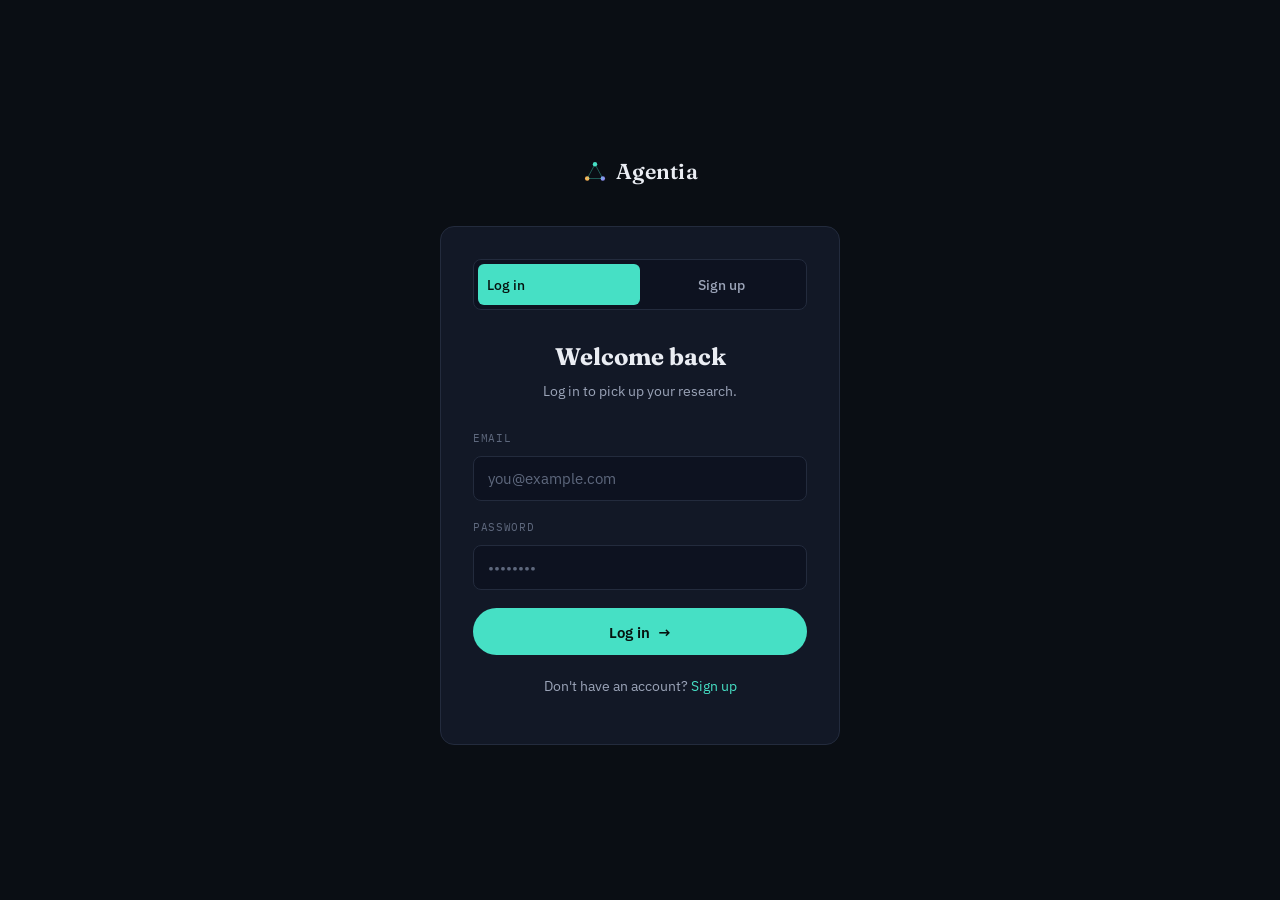
<file: agentia-site/agentia-site/login.html>
<!DOCTYPE html>
<html lang="en">
<head>
<meta charset="UTF-8">
<meta name="viewport" content="width=device-width, initial-scale=1.0">
<title>Log in — Agentia</title>
<meta name="description" content="Log in to Agentia to run and revisit your research.">

<link rel="preconnect" href="https://fonts.googleapis.com">
<link rel="preconnect" href="https://fonts.gstatic.com" crossorigin>
<link href="https://fonts.googleapis.com/css2?family=Fraunces:opsz,wght@9..144,400;9..144,500;9..144,600;9..144,700&family=IBM+Plex+Sans:wght@400;500;600;700&family=IBM+Plex+Mono:wght@400;500;600&display=swap" rel="stylesheet">

<link rel="stylesheet" href="style.css">
<link rel="stylesheet" href="css/app.css">
<script src="js/config.js"></script>
<script src="js/guest-guard.js"></script>
</head>
<body>

<div class="auth-wrap">
  <div class="auth-box">
    <a href="index.html" class="auth-brand">
      <span class="brand-mark" aria-hidden="true">
        <svg viewBox="0 0 40 40" width="26" height="26">
          <circle cx="20" cy="8" r="3.4" class="node-a"/>
          <circle cx="8" cy="30" r="3.4" class="node-b"/>
          <circle cx="32" cy="30" r="3.4" class="node-c"/>
          <path d="M20 8 L8 30 L32 30 Z" fill="none" stroke="currentColor" stroke-width="1.1" opacity="0.5"/>
        </svg>
      </span>
      <span class="brand-word">Agentia</span>
    </a>

    <div class="auth-card">
      <div class="auth-tabs">
        <span class="auth-tab is-active">Log in</span>
        <a href="signup.html" class="auth-tab" style="display:flex;align-items:center;justify-content:center;">Sign up</a>
      </div>

      <h1 class="auth-title">Welcome back</h1>
      <p class="auth-sub">Log in to pick up your research.</p>

      <div class="form-error" id="login-error"></div>

      <form id="login-form">
        <div class="field">
          <label for="email">Email</label>
          <input id="email" name="email" type="email" autocomplete="email" required placeholder="you@example.com">
        </div>
        <div class="field">
          <label for="password">Password</label>
          <input id="password" name="password" type="password" autocomplete="current-password" required placeholder="••••••••">
        </div>
        <button type="submit" class="btn btn-solid btn-lg btn-full" id="login-btn">Log in &nbsp;→</button>
      </form>

      <p class="auth-switch">Don't have an account? <a href="signup.html">Sign up</a></p>
    </div>
  </div>
</div>

<script src="js/api.js"></script>
<script src="js/page-login.js"></script>
</body>
</html>
</file>
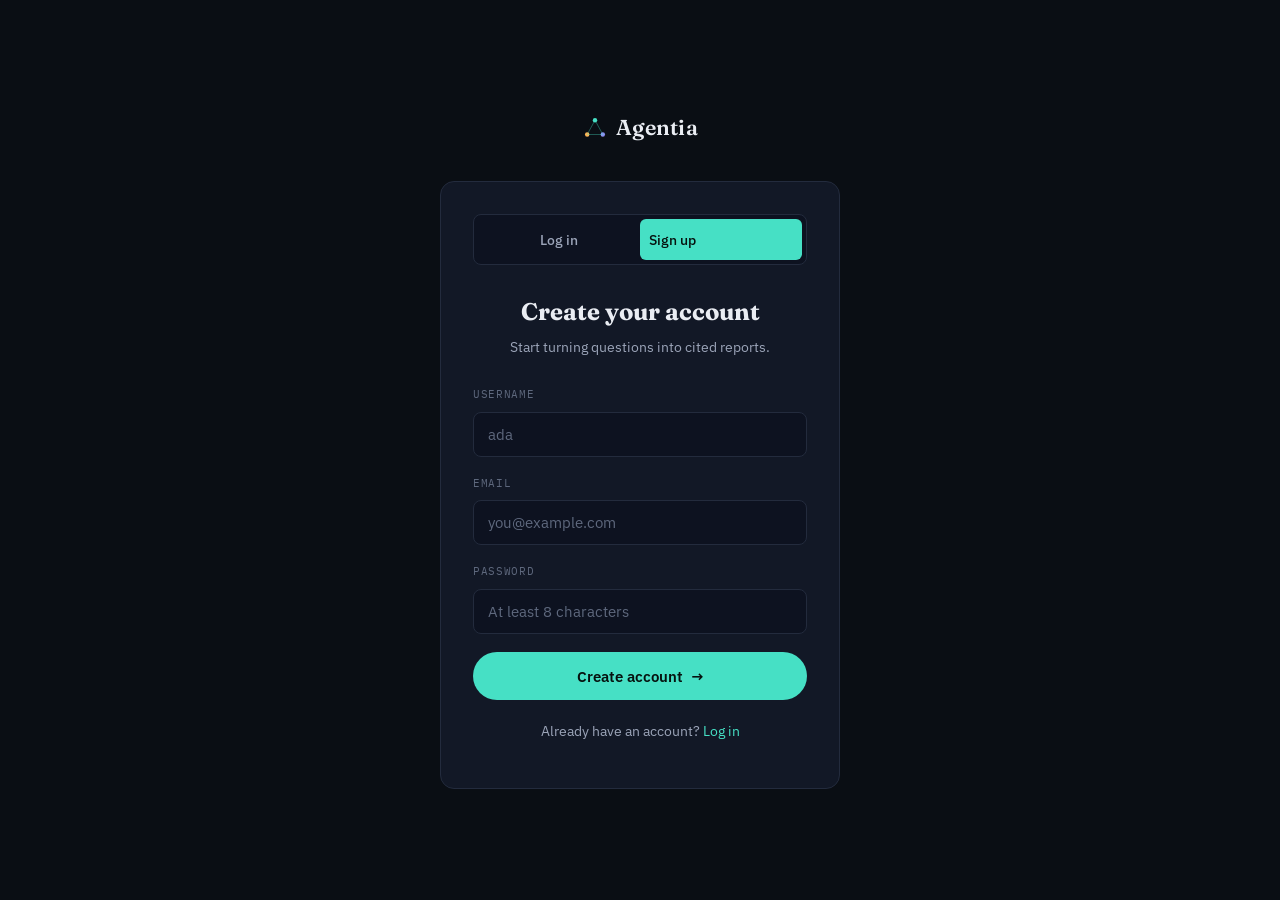
<file: agentia-site/agentia-site/signup.html>
<!DOCTYPE html>
<html lang="en">
<head>
<meta charset="UTF-8">
<meta name="viewport" content="width=device-width, initial-scale=1.0">
<title>Sign up — Agentia</title>
<meta name="description" content="Create an Agentia account and start turning questions into cited reports.">

<link rel="preconnect" href="https://fonts.googleapis.com">
<link rel="preconnect" href="https://fonts.gstatic.com" crossorigin>
<link href="https://fonts.googleapis.com/css2?family=Fraunces:opsz,wght@9..144,400;9..144,500;9..144,600;9..144,700&family=IBM+Plex+Sans:wght@400;500;600;700&family=IBM+Plex+Mono:wght@400;500;600&display=swap" rel="stylesheet">

<link rel="stylesheet" href="style.css">
<link rel="stylesheet" href="css/app.css">
<script src="js/config.js"></script>
<script src="js/guest-guard.js"></script>
</head>
<body>

<div class="auth-wrap">
  <div class="auth-box">
    <a href="index.html" class="auth-brand">
      <span class="brand-mark" aria-hidden="true">
        <svg viewBox="0 0 40 40" width="26" height="26">
          <circle cx="20" cy="8" r="3.4" class="node-a"/>
          <circle cx="8" cy="30" r="3.4" class="node-b"/>
          <circle cx="32" cy="30" r="3.4" class="node-c"/>
          <path d="M20 8 L8 30 L32 30 Z" fill="none" stroke="currentColor" stroke-width="1.1" opacity="0.5"/>
        </svg>
      </span>
      <span class="brand-word">Agentia</span>
    </a>

    <div class="auth-card">
      <div class="auth-tabs">
        <a href="login.html" class="auth-tab" style="display:flex;align-items:center;justify-content:center;">Log in</a>
        <span class="auth-tab is-active">Sign up</span>
      </div>

      <h1 class="auth-title">Create your account</h1>
      <p class="auth-sub">Start turning questions into cited reports.</p>

      <div class="form-error" id="signup-error"></div>

      <form id="signup-form">
        <div class="field">
          <label for="username">Username</label>
          <input id="username" name="username" type="text" autocomplete="username" required placeholder="ada">
        </div>
        <div class="field">
          <label for="email">Email</label>
          <input id="email" name="email" type="email" autocomplete="email" required placeholder="you@example.com">
        </div>
        <div class="field">
          <label for="password">Password</label>
          <input id="password" name="password" type="password" autocomplete="new-password" required minlength="8" placeholder="At least 8 characters">
        </div>
        <button type="submit" class="btn btn-solid btn-lg btn-full" id="signup-btn">Create account &nbsp;→</button>
      </form>

      <p class="auth-switch">Already have an account? <a href="login.html">Log in</a></p>
    </div>
  </div>
</div>

<script src="js/api.js"></script>
<script src="js/page-signup.js"></script>
</body>
</html>
</file>
<file: agentia-site/agentia-site/style.css>
/* =========================================================
   AGENTIA — design tokens
   ink navy surface · teal (plan/gather) · amber (synthesis)
   Fraunces (display serif) / IBM Plex Sans (body) / IBM Plex Mono (data)
   ========================================================= */
:root{
  --bg:            #0A0E14;
  --bg-1:          #0D1220;
  --surface:       #121826;
  --surface-2:     #161E30;
  --line:          #232B3D;
  --line-soft:     #1A2233;

  --text:          #EAEDF3;
  --text-dim:      #9BA4B8;
  --text-faint:    #5E687D;

  --teal:          #46E0C5;
  --teal-dim:      #2A8F7E;
  --amber:         #FFB454;
  --amber-dim:     #B67F35;
  --violet:        #8B8FF0;

  --font-display: "Fraunces", Georgia, serif;
  --font-body: "IBM Plex Sans", -apple-system, sans-serif;
  --font-mono: "IBM Plex Mono", monospace;

  --wrap: 1180px;
  --radius: 14px;
  --radius-sm: 8px;
  --ease: cubic-bezier(.16,.84,.44,1);
}

*,*::before,*::after{ box-sizing:border-box; }
html{ scroll-behavior:smooth; }
body{
  margin:0;
  background:var(--bg);
  color:var(--text);
  font-family:var(--font-body);
  font-size:16px;
  line-height:1.6;
  -webkit-font-smoothing:antialiased;
  overflow-x:hidden;
}
img{ max-width:100%; display:block; }
a{ color:inherit; text-decoration:none; }
code{
  font-family:var(--font-mono);
  background:var(--surface-2);
  border:1px solid var(--line);
  padding:.12em .4em;
  border-radius:4px;
  font-size:.87em;
  color:var(--teal);
}
.wrap{
  max-width:var(--wrap);
  margin:0 auto;
  padding:0 28px;
}

@media (prefers-reduced-motion: reduce){
  *{ animation-duration:.001ms !important; animation-iteration-count:1 !important; transition-duration:.001ms !important; scroll-behavior:auto !important; }
}

/* ---------- persistent 3D scene ---------- */
#agent-scene{
  position:fixed;
  inset:0;
  width:100%;
  height:100%;
  z-index:0;
  pointer-events:none;
}
.grain{
  position:fixed;
  inset:0;
  z-index:1;
  pointer-events:none;
  opacity:.035;
  mix-blend-mode:overlay;
  background-image:url("data:image/svg+xml,%3Csvg xmlns='http://www.w3.org/2000/svg' width='120' height='120'%3E%3Cfilter id='n'%3E%3CfeTurbulence type='fractalNoise' baseFrequency='0.9' numOctaves='2' stitchTiles='stitch'/%3E%3C/filter%3E%3Crect width='100%25' height='100%25' filter='url(%23n)'/%3E%3C/svg%3E");
}

main, .site-header, .site-footer{ position:relative; z-index:2; }

/* ---------- reveal-on-scroll ---------- */
.reveal{
  opacity:0;
  transform:translateY(22px);
  transition:opacity .8s var(--ease), transform .8s var(--ease);
  transition-delay:var(--delay,0ms);
}
.reveal.in{ opacity:1; transform:translateY(0); }

/* =========================================================
   HEADER
   ========================================================= */
.site-header{
  position:sticky; top:0; z-index:40;
  backdrop-filter:blur(14px);
  background:rgba(10,14,20,.72);
  border-bottom:1px solid var(--line-soft);
}
.header-inner{
  display:flex; align-items:center; gap:28px;
  height:72px;
}
.brand{
  display:flex; align-items:center; gap:10px;
  margin-right:auto;
  color:var(--text);
}
.brand-mark{ color:var(--teal); display:flex; }
.node-a{ fill:var(--teal); } .node-b{ fill:var(--amber); } .node-c{ fill:var(--violet); }
.brand-word{
  font-family:var(--font-display);
  font-weight:600;
  font-size:1.35rem;
  letter-spacing:.01em;
}
.main-nav{ display:flex; gap:28px; }
.main-nav a{
  font-size:.92rem;
  color:var(--text-dim);
  transition:color .2s;
}
.main-nav a:hover{ color:var(--text); }
.header-cta{ display:flex; gap:10px; align-items:center; }

.nav-toggle{
  display:none;
  flex-direction:column; gap:5px;
  background:none; border:none; cursor:pointer; padding:6px;
}
.nav-toggle span{ width:22px; height:2px; background:var(--text); display:block; }

/* buttons */
.btn{
  display:inline-flex; align-items:center; justify-content:center;
  font-family:var(--font-body);
  font-weight:600;
  font-size:.88rem;
  padding:.65em 1.3em;
  border-radius:999px;
  border:1px solid transparent;
  cursor:pointer;
  transition:transform .25s var(--ease), background .25s, border-color .25s, color .25s;
  white-space:nowrap;
}
.btn:hover{ transform:translateY(-2px); }
.btn-solid{ background:var(--teal); color:#06120F; }
.btn-solid:hover{ background:#5CEAD2; }
.btn-ghost{ background:transparent; color:var(--text-dim); }
.btn-ghost:hover{ color:var(--text); }
.btn-line{ background:transparent; color:var(--text); border-color:var(--line); }
.btn-line:hover{ border-color:var(--teal); color:var(--teal); }
.btn-lg{ padding:.85em 1.7em; font-size:.95rem; }

/* =========================================================
   HERO
   ========================================================= */
.hero{ padding:104px 0 64px; }
.hero-inner{
  display:grid;
  grid-template-columns:1.05fr .95fr;
  gap:56px;
  align-items:center;
}
.eyebrow{
  display:inline-flex; align-items:center; gap:8px;
  font-family:var(--font-mono);
  font-size:.78rem;
  letter-spacing:.08em;
  text-transform:uppercase;
  color:var(--teal);
  margin:0 0 22px;
}
.eyebrow .dot{
  width:6px; height:6px; border-radius:50%;
  background:var(--teal);
  box-shadow:0 0 0 4px rgba(70,224,197,.18);
  animation:pulse-dot 1.8s ease-in-out infinite;
}
@keyframes pulse-dot{ 0%,100%{opacity:1;} 50%{opacity:.35;} }

.hero h1{
  font-family:var(--font-display);
  font-weight:600;
  font-size:clamp(2.5rem, 4.6vw, 3.9rem);
  line-height:1.06;
  letter-spacing:-.01em;
  margin:0 0 24px;
}
.hero h1 em{
  font-style:italic;
  font-weight:400;
  background:linear-gradient(95deg, var(--teal), var(--amber) 70%);
  -webkit-background-clip:text;
  background-clip:text;
  color:transparent;
}
.hero-sub{
  font-size:1.08rem;
  color:var(--text-dim);
  max-width:52ch;
  margin:0 0 34px;
}
.hero-actions{ display:flex; gap:14px; flex-wrap:wrap; margin-bottom:44px; }

.hero-proof{
  list-style:none; margin:0; padding:0;
  display:flex; gap:34px;
  border-top:1px solid var(--line-soft);
  padding-top:24px;
}
.hero-proof li{
  display:flex; flex-direction:column; gap:3px;
  font-size:.8rem; color:var(--text-faint);
}
.hero-proof span{
  font-family:var(--font-mono);
  font-size:1.3rem;
  color:var(--text);
}

/* ---------- hero console ---------- */
.console-frame{
  background:linear-gradient(180deg, var(--surface), var(--bg-1));
  border:1px solid var(--line);
  border-radius:var(--radius);
  overflow:hidden;
  box-shadow:0 40px 80px -30px rgba(0,0,0,.6);
}
.console-bar{
  display:flex; align-items:center; gap:8px;
  padding:13px 16px;
  border-bottom:1px solid var(--line);
  background:rgba(255,255,255,.015);
}
.console-dot{ width:9px; height:9px; border-radius:50%; background:var(--line); }
.console-dot:nth-child(1){ background:#E5645C; }
.console-dot:nth-child(2){ background:#E5B24C; }
.console-dot:nth-child(3){ background:#4CC98A; }
.console-title{
  margin-left:8px;
  font-family:var(--font-mono);
  font-size:.76rem;
  color:var(--text-faint);
}
.console-body{ padding:22px 22px 20px; }
.console-line.prompt{
  font-family:var(--font-mono);
  font-size:.92rem;
  color:var(--text);
  margin-bottom:22px;
  display:flex; gap:8px;
}
.prompt-caret{ color:var(--teal); }
.caret-blink{ animation:blink 1s step-end infinite; color:var(--teal); }
@keyframes blink{ 50%{ opacity:0; } }

.pipeline{ display:flex; flex-direction:column; gap:4px; }
.pipeline-row{
  display:flex; align-items:center; gap:14px;
  padding:12px 10px;
  border-radius:var(--radius-sm);
  transition:background .3s;
}
.pipeline-row.active{ background:rgba(70,224,197,.06); }
.stage-dot{
  width:9px; height:9px; border-radius:50%;
  background:var(--line);
  flex-shrink:0;
  transition:background .3s, box-shadow .3s;
}
.pipeline-row[data-stage="plan"].active .stage-dot{ background:var(--teal); box-shadow:0 0 0 5px rgba(70,224,197,.16); }
.pipeline-row[data-stage="gather"].active .stage-dot{ background:var(--violet); box-shadow:0 0 0 5px rgba(139,143,240,.16); }
.pipeline-row[data-stage="synth"].active .stage-dot{ background:var(--amber); box-shadow:0 0 0 5px rgba(255,180,84,.16); }
.pipeline-row.done .stage-dot{ background:var(--text-faint); }

.stage-text{ flex:1; min-width:0; }
.stage-name{
  margin:0; font-size:.86rem; font-weight:600;
  display:flex; align-items:center; gap:8px;
}
.stage-tag{
  font-family:var(--font-mono);
  font-size:.66rem;
  color:var(--text-faint);
  border:1px solid var(--line);
  padding:1px 6px;
  border-radius:999px;
}
.stage-detail{
  margin:2px 0 0;
  font-size:.78rem;
  color:var(--text-faint);
  opacity:0;
  transition:opacity .3s;
}
.pipeline-row.active .stage-detail{ opacity:1; }
.stage-status{
  font-family:var(--font-mono);
  font-size:.68rem;
  color:var(--line);
  letter-spacing:.06em;
  transition:color .3s;
}
.pipeline-row.active .stage-status{ color:var(--teal); }
.pipeline-row[data-stage="synth"].active .stage-status{ color:var(--amber); }

.console-footline{ margin-top:18px; padding-top:16px; border-top:1px solid var(--line-soft); }
.cache-pill{
  font-family:var(--font-mono);
  font-size:.72rem;
  color:var(--text-faint);
}
.cache-pill.hit{ color:var(--amber); }
.cache-pill .blip{ color:var(--teal); }

/* =========================================================
   STRIP MARQUEE
   ========================================================= */
.strip{
  border-top:1px solid var(--line-soft);
  border-bottom:1px solid var(--line-soft);
  overflow:hidden;
  background:var(--bg-1);
  padding:14px 0;
}
.strip-track{
  display:flex; gap:18px; white-space:nowrap;
  width:max-content;
  font-family:var(--font-mono);
  font-size:.76rem;
  letter-spacing:.06em;
  color:var(--text-faint);
  animation:marquee 34s linear infinite;
}
.strip .sep{ color:var(--teal); }
@keyframes marquee{ from{ transform:translateX(0); } to{ transform:translateX(-50%); } }

/* =========================================================
   SECTIONS — shared
   ========================================================= */
.section{ padding:104px 0; }
.section-dark{ background:var(--bg-1); border-top:1px solid var(--line-soft); border-bottom:1px solid var(--line-soft); }
.section-eyebrow{
  font-family:var(--font-mono);
  font-size:.76rem;
  letter-spacing:.1em;
  text-transform:uppercase;
  color:var(--teal);
  margin:0 0 14px;
}
.section-title{
  font-family:var(--font-display);
  font-weight:600;
  font-size:clamp(1.9rem, 3vw, 2.6rem);
  line-height:1.16;
  max-width:16ch;
  margin:0 0 18px;
}
.section-lead{
  color:var(--text-dim);
  max-width:62ch;
  font-size:1.03rem;
  margin:0 0 52px;
}

/* ---------- how it works ---------- */
.stage-grid{
  display:grid;
  grid-template-columns:repeat(3, 1fr);
  gap:1px;
  background:var(--line-soft);
  border:1px solid var(--line-soft);
  border-radius:var(--radius);
  overflow:hidden;
}
.stage-card{
  background:var(--bg);
  padding:34px 30px;
}
.stage-num{
  font-family:var(--font-mono);
  color:var(--text-faint);
  font-size:.82rem;
  margin:0 0 18px;
}
.stage-card h3{
  font-family:var(--font-display);
  font-size:1.5rem;
  margin:0 0 6px;
}
.stage-role{
  font-family:var(--font-mono);
  font-size:.76rem;
  color:var(--teal);
  margin:0 0 16px;
}
.stage-card p:last-child{ color:var(--text-dim); font-size:.94rem; margin:0; }

/* ---------- agents / orbit ---------- */
.agents-wrap{
  display:grid;
  grid-template-columns:1fr 1fr;
  gap:60px;
  align-items:center;
}
.agent-list{ list-style:none; margin:34px 0 0; padding:0; display:flex; flex-direction:column; gap:20px; }
.agent-list li{ display:flex; gap:14px; align-items:flex-start; }
.agent-list strong{ font-size:.98rem; }
.agent-list p{ margin:2px 0 0; color:var(--text-dim); font-size:.88rem; }
.agent-swatch{ width:11px; height:11px; border-radius:50%; margin-top:5px; flex-shrink:0; }
.swatch-plan{ background:var(--teal); }
.swatch-gather{ background:var(--violet); }
.swatch-synth{ background:var(--amber); }

.orbit-frame{
  position:relative;
  width:100%;
  aspect-ratio:1/1;
  max-width:420px;
  margin:0 auto;
}
.orbit-ring{
  position:absolute; inset:0;
  border:1px dashed var(--line);
  border-radius:50%;
}
.ring-1{ inset:8%; animation:spin 26s linear infinite; }
.ring-2{ inset:0; animation:spin 40s linear infinite reverse; }
@keyframes spin{ to{ transform:rotate(360deg); } }
.orbit-core{
  position:absolute; top:50%; left:50%; transform:translate(-50%,-50%);
  width:64px; height:64px; border-radius:50%;
  background:var(--surface-2);
  border:1px solid var(--line);
  display:flex; align-items:center; justify-content:center;
  font-family:var(--font-display); font-size:1.3rem;
  color:var(--text);
}
.orbit-node{
  position:absolute;
  width:46px; height:46px; border-radius:50%;
  display:flex; align-items:center; justify-content:center;
  font-family:var(--font-mono); font-weight:600; font-size:.9rem;
  color:#06120F;
  animation:orbit 12s linear infinite;
}
.node-plan{ background:var(--teal); top:2%; left:50%; margin-left:-23px; animation-duration:14s; }
.node-gather{ background:var(--violet); bottom:14%; left:8%; animation-duration:18s; animation-direction:reverse; }
.node-synth{ background:var(--amber); bottom:14%; right:8%; animation-duration:22s; }
@keyframes orbit{
  from{ transform:rotate(0deg) translateY(-6px) rotate(0deg); }
  to{ transform:rotate(360deg) translateY(-6px) rotate(-360deg); }
}

/* ---------- features ---------- */
.feature-grid{
  display:grid;
  grid-template-columns:repeat(3, 1fr);
  gap:22px;
}
.feature-card{
  background:var(--surface);
  border:1px solid var(--line);
  border-radius:var(--radius);
  padding:28px 26px;
  transition:border-color .3s, transform .3s;
}
.feature-card:hover{ border-color:var(--teal-dim); transform:translateY(-3px); }
.feature-icon{
  width:38px; height:38px;
  border-radius:10px;
  background:var(--surface-2);
  border:1px solid var(--line);
  display:flex; align-items:center; justify-content:center;
  margin-bottom:18px;
  color:var(--teal);
}
.feature-icon svg{ width:19px; height:19px; fill:none; stroke:currentColor; stroke-width:1.6; stroke-linecap:round; stroke-linejoin:round; }
.feature-card h3{ font-size:1.05rem; margin:0 0 8px; font-family:var(--font-display); font-weight:600; }
.feature-card p{ color:var(--text-dim); font-size:.9rem; margin:0; }

/* ---------- report ---------- */
.report-wrap{ display:block; }
.report-card{
  margin-top:8px;
  background:var(--surface);
  border:1px solid var(--line);
  border-radius:var(--radius);
  padding:36px 40px;
  max-width:760px;
}
.report-card-head{
  display:flex; justify-content:space-between; align-items:center;
  font-family:var(--font-mono);
  font-size:.72rem;
  color:var(--text-faint);
  letter-spacing:.06em;
  margin-bottom:22px;
  padding-bottom:18px;
  border-bottom:1px solid var(--line-soft);
}
.report-kicker{ color:var(--amber); }
.report-card h3{
  font-family:var(--font-display);
  font-size:1.5rem;
  margin:0 0 16px;
  line-height:1.3;
}
.report-card p{ color:var(--text-dim); font-size:.95rem; margin:0 0 16px; }
.report-card sup{ color:var(--teal); font-family:var(--font-mono); }
.report-sources{ margin-top:26px; padding-top:20px; border-top:1px solid var(--line-soft); }
.sources-label{
  font-family:var(--font-mono); font-size:.7rem; letter-spacing:.08em;
  color:var(--text-faint); margin:0 0 10px;
}
.report-sources ol{ margin:0; padding-left:20px; color:var(--text-dim); font-size:.86rem; }
.report-sources li{ margin-bottom:4px; }

/* ---------- stack sheet ---------- */
.stack-sheet{
  border-top:1px solid var(--line-soft);
}
.stack-row{
  display:grid;
  grid-template-columns:140px 220px 1fr;
  gap:20px;
  padding:15px 4px;
  border-bottom:1px solid var(--line-soft);
  font-size:.88rem;
}
.stack-head{
  font-family:var(--font-mono);
  font-size:.7rem;
  letter-spacing:.08em;
  color:var(--text-faint);
}
.stack-row:not(.stack-head) span:first-child{ color:var(--text-faint); font-family:var(--font-mono); font-size:.8rem; }
.stack-row:not(.stack-head) span:nth-child(2){ color:var(--teal); font-weight:600; }
.stack-row:not(.stack-head) span:nth-child(3){ color:var(--text-dim); }

/* ---------- CTA ---------- */
.cta-section{ padding:120px 0; }
.cta-inner{ text-align:center; max-width:640px; margin:0 auto; }
.cta-inner h2{
  font-family:var(--font-display); font-weight:600;
  font-size:clamp(1.9rem, 3.4vw, 2.7rem);
  margin:0 0 16px;
}
.cta-inner p{ color:var(--text-dim); margin:0 0 34px; }
.cta-actions{ display:flex; gap:14px; justify-content:center; flex-wrap:wrap; margin-bottom:30px; }
.cta-fine{ font-size:.82rem; color:var(--text-faint); }

/* =========================================================
   FOOTER
   ========================================================= */
.site-footer{
  border-top:1px solid var(--line-soft);
  padding:64px 0 0;
  background:var(--bg-1);
}
.footer-inner{
  display:grid;
  grid-template-columns:1.2fr 2fr;
  gap:60px;
  padding-bottom:50px;
}
.footer-brand p{ color:var(--text-faint); font-size:.88rem; max-width:34ch; margin-top:10px; }
.footer-cols{ display:grid; grid-template-columns:repeat(3, 1fr); gap:20px; }
.footer-head{
  font-family:var(--font-mono); font-size:.72rem; letter-spacing:.08em;
  color:var(--text-faint); margin:0 0 14px;
}
.footer-cols a{ display:block; color:var(--text-dim); font-size:.88rem; padding:5px 0; transition:color .2s; }
.footer-cols a:hover{ color:var(--teal); }
.footer-bottom{
  display:flex; justify-content:space-between;
  padding:22px 0;
  border-top:1px solid var(--line-soft);
  font-family:var(--font-mono);
  font-size:.76rem;
  color:var(--text-faint);
}

/* =========================================================
   RESPONSIVE
   ========================================================= */
@media (max-width: 980px){
  .hero-inner{ grid-template-columns:1fr; }
  .agents-wrap{ grid-template-columns:1fr; }
  .agents-visual{ order:-1; }
  .stage-grid{ grid-template-columns:1fr; }
  .feature-grid{ grid-template-columns:repeat(2,1fr); }
  .footer-inner{ grid-template-columns:1fr; }
}

@media (max-width: 760px){
  .main-nav, .header-cta{ display:none; }
  .nav-toggle{ display:flex; }
  .site-header.open .main-nav{
    display:flex; flex-direction:column; gap:0;
    position:absolute; top:72px; left:0; right:0;
    background:var(--bg-1); border-bottom:1px solid var(--line-soft);
    padding:8px 28px 18px;
  }
  .site-header.open .main-nav a{ padding:12px 0; border-bottom:1px solid var(--line-soft); }
  .site-header.open .header-cta{
    display:flex; position:absolute; top:calc(72px + 210px); left:28px; right:28px;
    background:var(--bg-1); padding-bottom:18px;
  }
  .hero{ padding:56px 0 40px; }
  .hero-proof{ flex-wrap:wrap; gap:22px; }
  .feature-grid{ grid-template-columns:1fr; }
  .stack-row{ grid-template-columns:1fr; gap:2px; }
  .stack-row span:first-child{ color:var(--teal) !important; }
  .report-card{ padding:26px 22px; }
  .section{ padding:72px 0; }
  .footer-cols{ grid-template-columns:1fr 1fr; }
}
</file>
<file: agentia-site/agentia-site/css/app.css>
/* =========================================================
   AGENTIA — css/app.css
   Styles for the authenticated app pages (Dashboard, Research,
   Library, Profile, Report) plus the Login/Signup forms.
   Reuses the CSS variables and .btn / .pipeline-row rules
   already defined in style.css — this file only adds what
   the marketing page doesn't need.
   ========================================================= */

body[data-page] { background: var(--bg); }

/* ---------- app header ---------- */
.app-header {
  position: sticky;
  top: 0;
  z-index: 30;
  background: rgba(10, 14, 20, 0.86);
  backdrop-filter: blur(10px);
  border-bottom: 1px solid var(--line-soft);
}
.app-header-inner {
  display: flex;
  align-items: center;
  gap: 32px;
  padding: 16px 28px;
}
.app-nav { display: flex; gap: 24px; margin-right: auto; }
.app-nav a { color: var(--text-dim); font-size: 0.9rem; transition: color 0.15s var(--ease); }
.app-nav a:hover { color: var(--text); }
.app-nav a.is-active { color: var(--teal); }
.app-header-user { display: flex; align-items: center; gap: 12px; }
.user-chip { display: flex; align-items: center; gap: 8px; }
.user-avatar {
  height: 28px; width: 28px; border-radius: 50%;
  background: rgba(70, 224, 197, 0.14); color: var(--teal);
  display: flex; align-items: center; justify-content: center;
  font-family: var(--font-mono); font-size: 12px; font-weight: 600;
}
.user-name { font-size: 0.85rem; color: var(--text-dim); }
.user-chip:hover .user-name { color: var(--text); }

.app-nav-mobile { display: none; flex-direction: column; padding: 8px 28px 16px; gap: 4px; }
.app-nav-mobile a { padding: 10px 4px; color: var(--text-dim); border-top: 1px solid var(--line-soft); font-size: 0.9rem; }
.app-nav-mobile a.is-active { color: var(--teal); }
.app-nav-mobile.open { display: flex; }

@media (max-width: 860px) {
  .app-nav, .app-header-user .user-name { display: none; }
  .nav-toggle { display: flex; flex-direction: column; gap: 4px; background: none; border: none; padding: 4px; }
}
@media (min-width: 861px) {
  .nav-toggle { display: none; }
}

/* ---------- app footer ---------- */
.app-footer { border-top: 1px solid var(--line-soft); padding: 28px 0; margin-top: 64px; }
.app-footer-inner {
  display: flex; align-items: center; justify-content: space-between;
  font-family: var(--font-mono); font-size: 11px; color: var(--text-faint);
  text-transform: uppercase; letter-spacing: 0.05em;
}

/* ---------- app main ---------- */
.app-shell-main { padding: 48px 0 40px; min-height: 70vh; }
.page-head { margin-bottom: 40px; }
.page-eyebrow {
  font-family: var(--font-mono); font-size: 12px; text-transform: uppercase;
  letter-spacing: 0.16em; color: var(--teal); margin: 0 0 12px;
}
.page-title { font-family: var(--font-display); font-size: clamp(1.8rem, 3.5vw, 2.4rem); margin: 0 0 10px; }
.page-sub { color: var(--text-dim); max-width: 560px; line-height: 1.6; margin: 0; }

/* ---------- panel / card ---------- */
.panel {
  background: var(--surface);
  border: 1px solid var(--line);
  border-radius: var(--radius);
  padding: 28px;
  margin-bottom: 24px;
}
.panel-head { display: flex; align-items: center; justify-content: space-between; margin-bottom: 4px; }
.panel-head h2 { font-family: var(--font-display); font-size: 1.2rem; margin: 0; }

/* ---------- stats ---------- */
.stat-grid { display: grid; grid-template-columns: 1fr; gap: 16px; margin-bottom: 28px; }
@media (min-width: 640px) { .stat-grid { grid-template-columns: repeat(3, 1fr); } }
.stat-card { background: var(--surface); border: 1px solid var(--line); border-radius: var(--radius); padding: 22px; }
.stat-label { font-family: var(--font-mono); font-size: 11px; text-transform: uppercase; letter-spacing: 0.06em; color: var(--text-faint); margin: 0 0 10px; }
.stat-value { font-family: var(--font-display); font-size: 2rem; margin: 0; color: var(--text); }

/* ---------- skeleton loading ---------- */
.skeleton {
  background: linear-gradient(90deg, var(--surface-2) 25%, var(--line) 37%, var(--surface-2) 63%);
  background-size: 400% 100%;
  animation: skeleton-shine 1.4s ease infinite;
  border-radius: 8px;
}
@keyframes skeleton-shine { 0% { background-position: 100% 50%; } 100% { background-position: 0 50%; } }

/* ---------- badge / chips ---------- */
.badge {
  display: inline-flex; align-items: center; gap: 6px;
  font-family: var(--font-mono); font-size: 11px; text-transform: uppercase; letter-spacing: 0.04em;
  color: var(--text-dim); border: 1px solid var(--line); border-radius: 999px; padding: 4px 12px;
}
.subtopic-chips { display: flex; flex-wrap: wrap; gap: 8px; margin: 0 0 24px; padding: 0; list-style: none; }
.subtopic-chips li {
  font-family: var(--font-mono); font-size: 11px; text-transform: uppercase; letter-spacing: 0.04em;
  color: var(--text-dim); border: 1px solid var(--line); border-radius: 999px; padding: 4px 12px;
}
.result-meta { display: flex; gap: 8px; margin-bottom: 16px; }

/* ---------- report body (rendered markdown) ---------- */
.report-body h1, .report-body h2, .report-body h3 {
  font-family: var(--font-display); color: var(--text); margin: 1.3em 0 0.5em;
}
.report-body h1 { font-size: 1.5rem; } .report-body h2 { font-size: 1.25rem; } .report-body h3 { font-size: 1.05rem; }
.report-body p { line-height: 1.75; color: var(--text-dim); margin: 0 0 1em; }
.report-body ul, .report-body ol { margin: 0 0 1em 1.3em; color: var(--text-dim); }
.report-body li { margin-bottom: 0.4em; line-height: 1.6; }
.report-body strong { color: var(--text); }
.report-body a { color: var(--teal); text-decoration: underline; text-underline-offset: 2px; }
.report-body blockquote { border-left: 3px solid var(--amber); padding-left: 1em; margin: 1em 0; color: var(--text-faint); font-style: italic; }
.report-body code { background: var(--surface-2); border: 1px solid var(--line); padding: 0.15em 0.4em; border-radius: 4px; font-family: var(--font-mono); font-size: 0.85em; color: var(--teal); }
.report-body hr { border: none; border-top: 1px solid var(--line); margin: 1.5em 0; }
.result-actions { display: flex; flex-wrap: wrap; gap: 10px; margin-top: 28px; padding-top: 24px; border-top: 1px solid var(--line-soft); }

/* ---------- forms ---------- */
.field { margin-bottom: 18px; }
.field label {
  display: block; font-family: var(--font-mono); font-size: 11px; text-transform: uppercase;
  letter-spacing: 0.06em; color: var(--text-faint); margin-bottom: 8px;
}
.field input, .field textarea {
  width: 100%; background: var(--bg-1); border: 1px solid var(--line); border-radius: var(--radius-sm);
  padding: 12px 14px; font-size: 0.92rem; color: var(--text); font-family: var(--font-body);
  transition: border-color 0.15s var(--ease);
}
.field input:focus, .field textarea:focus { border-color: var(--teal); outline: none; }
.field input::placeholder, .field textarea::placeholder { color: var(--text-faint); }
.field textarea { resize: vertical; min-height: 68px; }

.form-error {
  font-size: 0.88rem; color: #ff8a80; background: rgba(255, 100, 90, 0.08);
  border: 1px solid rgba(255, 100, 90, 0.3); border-radius: var(--radius-sm); padding: 10px 14px;
  display: none; margin-bottom: 16px;
}

/* ---------- auth pages (login / signup) ---------- */
.auth-wrap { min-height: 100vh; display: flex; align-items: center; justify-content: center; padding: 64px 24px; }
.auth-box { width: 100%; max-width: 400px; }
.auth-brand { display: flex; align-items: center; justify-content: center; gap: 8px; margin-bottom: 36px; }
.auth-card { background: var(--surface); border: 1px solid var(--line); border-radius: var(--radius); padding: 32px; }
.auth-tabs { display: flex; border: 1px solid var(--line); border-radius: var(--radius-sm); padding: 4px; margin-bottom: 28px; background: var(--bg-1); }
.auth-tab { flex: 1; padding: 9px; border-radius: 6px; border: none; background: none; color: var(--text-dim); font-family: var(--font-body); font-weight: 500; font-size: 0.9rem; }
.auth-tab.is-active { background: var(--teal); color: #06120F; }
.auth-title { font-family: var(--font-display); font-size: 1.5rem; text-align: center; margin: 0 0 4px; }
.auth-sub { font-size: 0.88rem; color: var(--text-dim); text-align: center; margin: 0 0 28px; }
.auth-switch { text-align: center; font-size: 0.88rem; color: var(--text-dim); margin-top: 20px; }
.auth-switch a { color: var(--teal); }
.btn-full { width: 100%; justify-content: center; }
.btn:disabled { opacity: 0.6; pointer-events: none; }

/* ---------- library / report cards ---------- */
.tabs { display: inline-flex; border: 1px solid var(--line); border-radius: var(--radius-sm); padding: 4px; margin-bottom: 28px; background: var(--bg-1); }
.tab-btn { padding: 8px 18px; border: none; background: none; border-radius: 6px; color: var(--text-dim); font-family: var(--font-body); font-weight: 500; font-size: 0.88rem; }
.tab-btn.is-active { background: var(--teal); color: #06120F; }

.report-list-item {
  display: block; width: 100%; text-align: left; background: var(--surface);
  border: 1px solid var(--line); border-radius: var(--radius); padding: 18px 20px; margin-bottom: 10px;
  transition: transform 0.15s var(--ease), border-color 0.15s var(--ease);
}
.report-list-item:hover { transform: translateY(-2px); border-color: var(--teal-dim); }
.report-list-title { font-family: var(--font-display); font-size: 1.05rem; margin: 0 0 6px; color: var(--text); }
.report-list-meta { display: flex; gap: 10px; font-family: var(--font-mono); font-size: 11px; text-transform: uppercase; color: var(--text-faint); }
.save-toggle { border: none; background: none; color: var(--text-faint); cursor: pointer; padding: 4px; }
.save-toggle.is-saved { color: var(--amber); }

/* ---------- history rows ---------- */
.history-row {
  display: flex; align-items: center; justify-content: space-between;
  padding: 13px 16px; border: 1px solid var(--line); border-radius: var(--radius-sm); margin-bottom: 8px;
  background: var(--surface);
}
.history-row-text { font-size: 0.88rem; color: var(--text); white-space: nowrap; overflow: hidden; text-overflow: ellipsis; padding-right: 12px; }
.history-row-date { font-family: var(--font-mono); font-size: 11px; color: var(--text-faint); flex-shrink: 0; }

/* ---------- empty states ---------- */
.empty-state {
  border: 1px dashed var(--line); border-radius: var(--radius); padding: 40px 24px; text-align: center; color: var(--text-dim);
}
.empty-state a { color: var(--teal); }

/* ---------- ambient scene (app pages) ---------- */
#agent-scene-ambient {
  position: fixed; inset: 0; width: 100%; height: 100%; z-index: 0; pointer-events: none; opacity: 0.55;
}
#shell-header, #shell-footer, .app-shell-main { position: relative; z-index: 2; }

/* ---------- PDF export override ----------
   html2canvas can't reliably read CSS custom properties, so during
   export we force plain, hardcoded colors instead of var(--...) —
   a clean printable light page instead of a black/broken capture. */
.pdf-export, .pdf-export * {
  background: #ffffff !important;
  color: #1a1a1a !important;
  border-color: #dddddd !important;
  box-shadow: none !important;
}
.pdf-export a { color: #0a6b5c !important; }
.pdf-export code { background: #f2f2f2 !important; }
</file>
